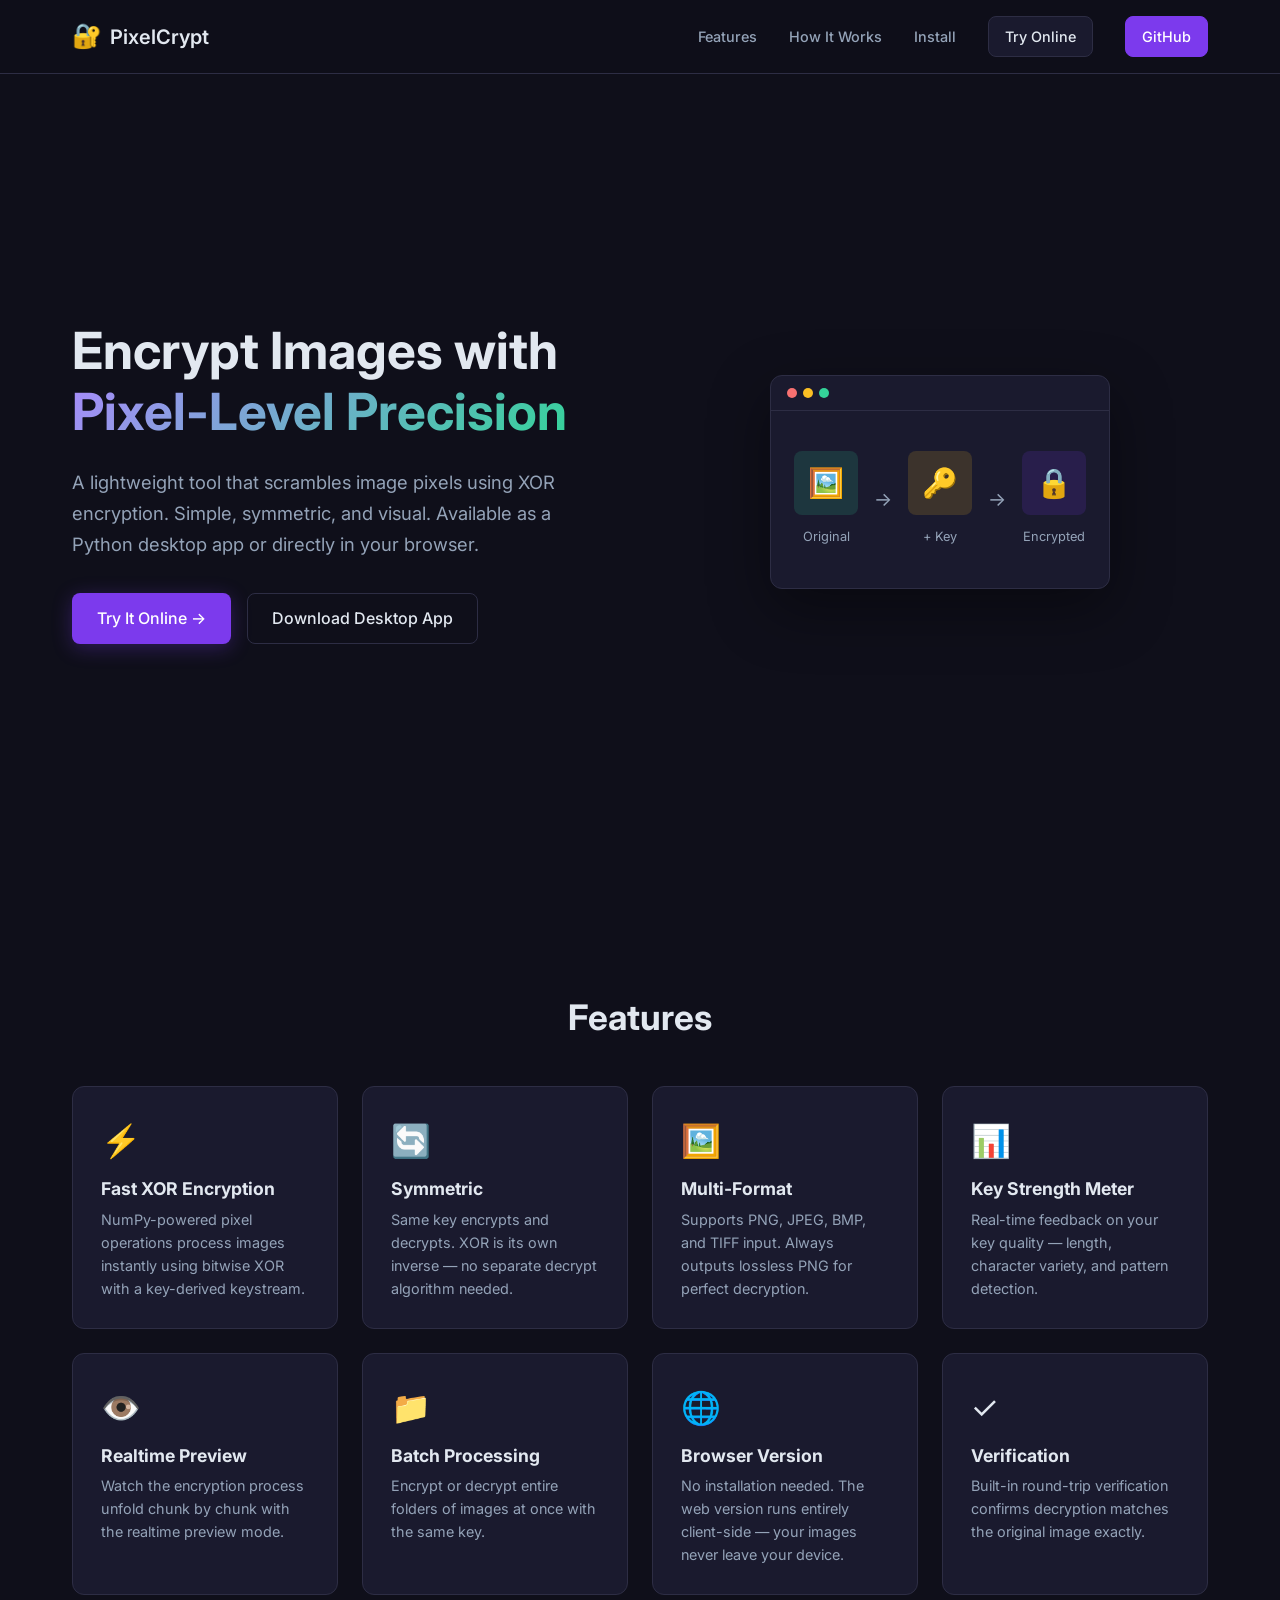
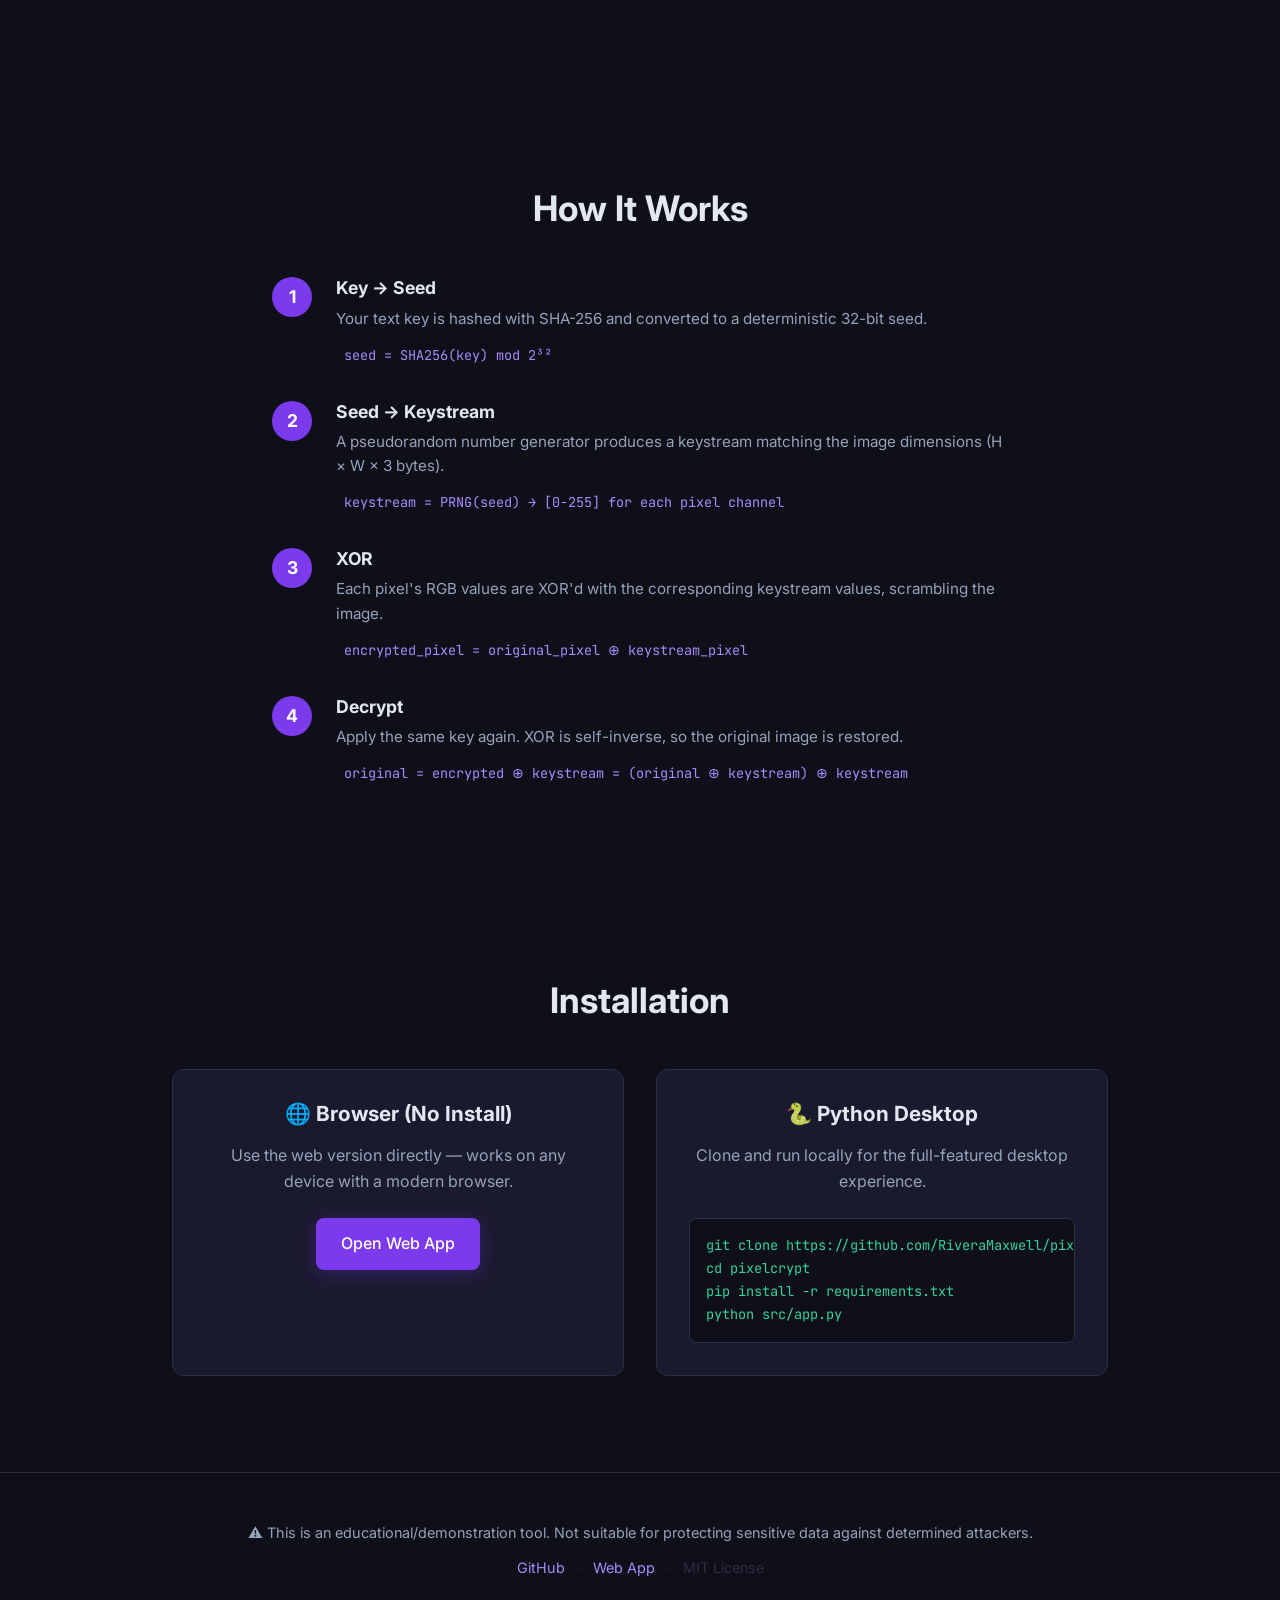
<file: docs/index.html>
<!DOCTYPE html>
<html lang="en">
<head>
    <meta charset="UTF-8">
    <meta name="viewport" content="width=device-width, initial-scale=1.0">
    <title>PixelCrypt - Image Pixel Encryption Tool</title>
    <link rel="stylesheet" href="style.css">
    <link rel="preconnect" href="https://fonts.googleapis.com">
    <link rel="preconnect" href="https://fonts.gstatic.com" crossorigin>
    <link href="https://fonts.googleapis.com/css2?family=Inter:wght@300;400;500;600;700&family=JetBrains+Mono:wght@400;500&display=swap" rel="stylesheet">
</head>
<body>
    
    <nav class="navbar">
        <div class="nav-container">
            <a href="#" class="nav-logo">
                <span class="logo-icon">🔐</span>
                <span>PixelCrypt</span>
            </a>
            <div class="nav-links">
                <a href="#features">Features</a>
                <a href="#how-it-works">How It Works</a>
                <a href="#installation">Install</a>
                <a href="app.html" class="btn-nav">Try Online</a>
                <a href="https://github.com/RiveraMaxwell/pixelcrypt" class="btn-nav btn-github" target="_blank" rel="noopener noreferrer">GitHub</a>
            </div>
            <button class="nav-toggle" aria-label="Toggle menu">☰</button>
        </div>
    </nav>

    
    <section class="hero">
        <div class="hero-content">
            <h1>Encrypt Images with<br><span class="gradient-text">Pixel-Level Precision</span></h1>
            <p class="hero-subtitle">
                A lightweight tool that scrambles image pixels using XOR encryption.
                Simple, symmetric, and visual. Available as a Python desktop app or directly in your browser.
            </p>
            <div class="hero-buttons">
                <a href="app.html" class="btn btn-primary">Try It Online →</a>
                <a href="#installation" class="btn btn-secondary">Download Desktop App</a>
            </div>
        </div>
        <div class="hero-visual">
            <div class="demo-card">
                <div class="demo-header">
                    <span class="dot red"></span>
                    <span class="dot yellow"></span>
                    <span class="dot green"></span>
                </div>
                <div class="demo-content">
                    <div class="demo-step">
                        <div class="demo-img original">🖼️</div>
                        <span>Original</span>
                    </div>
                    <div class="demo-arrow">→</div>
                    <div class="demo-step">
                        <div class="demo-img key">🔑</div>
                        <span>+ Key</span>
                    </div>
                    <div class="demo-arrow">→</div>
                    <div class="demo-step">
                        <div class="demo-img encrypted">🔒</div>
                        <span>Encrypted</span>
                    </div>
                </div>
            </div>
        </div>
    </section>

    
    <section id="features" class="features">
        <h2>Features</h2>
        <div class="features-grid">
            <div class="feature-card">
                <div class="feature-icon">⚡</div>
                <h3>Fast XOR Encryption</h3>
                <p>NumPy-powered pixel operations process images instantly using bitwise XOR with a key-derived keystream.</p>
            </div>
            <div class="feature-card">
                <div class="feature-icon">🔄</div>
                <h3>Symmetric</h3>
                <p>Same key encrypts and decrypts. XOR is its own inverse — no separate decrypt algorithm needed.</p>
            </div>
            <div class="feature-card">
                <div class="feature-icon">🖼️</div>
                <h3>Multi-Format</h3>
                <p>Supports PNG, JPEG, BMP, and TIFF input. Always outputs lossless PNG for perfect decryption.</p>
            </div>
            <div class="feature-card">
                <div class="feature-icon">📊</div>
                <h3>Key Strength Meter</h3>
                <p>Real-time feedback on your key quality — length, character variety, and pattern detection.</p>
            </div>
            <div class="feature-card">
                <div class="feature-icon">👁️</div>
                <h3>Realtime Preview</h3>
                <p>Watch the encryption process unfold chunk by chunk with the realtime preview mode.</p>
            </div>
            <div class="feature-card">
                <div class="feature-icon">📁</div>
                <h3>Batch Processing</h3>
                <p>Encrypt or decrypt entire folders of images at once with the same key.</p>
            </div>
            <div class="feature-card">
                <div class="feature-icon">🌐</div>
                <h3>Browser Version</h3>
                <p>No installation needed. The web version runs entirely client-side — your images never leave your device.</p>
            </div>
            <div class="feature-card">
                <div class="feature-icon">✓</div>
                <h3>Verification</h3>
                <p>Built-in round-trip verification confirms decryption matches the original image exactly.</p>
            </div>
        </div>
    </section>

    
    <section id="how-it-works" class="how-it-works">
        <h2>How It Works</h2>
        <div class="steps">
            <div class="step">
                <div class="step-number">1</div>
                <div class="step-content">
                    <h3>Key → Seed</h3>
                    <p>Your text key is hashed with SHA-256 and converted to a deterministic 32-bit seed.</p>
                    <code>seed = SHA256(key) mod 2³²</code>
                </div>
            </div>
            <div class="step">
                <div class="step-number">2</div>
                <div class="step-content">
                    <h3>Seed → Keystream</h3>
                    <p>A pseudorandom number generator produces a keystream matching the image dimensions (H × W × 3 bytes).</p>
                    <code>keystream = PRNG(seed) → [0-255] for each pixel channel</code>
                </div>
            </div>
            <div class="step">
                <div class="step-number">3</div>
                <div class="step-content">
                    <h3>XOR</h3>
                    <p>Each pixel's RGB values are XOR'd with the corresponding keystream values, scrambling the image.</p>
                    <code>encrypted_pixel = original_pixel ⊕ keystream_pixel</code>
                </div>
            </div>
            <div class="step">
                <div class="step-number">4</div>
                <div class="step-content">
                    <h3>Decrypt</h3>
                    <p>Apply the same key again. XOR is self-inverse, so the original image is restored.</p>
                    <code>original = encrypted ⊕ keystream = (original ⊕ keystream) ⊕ keystream</code>
                </div>
            </div>
        </div>
    </section>

    
    <section id="installation" class="installation">
        <h2>Installation</h2>
        <div class="install-options">
            <div class="install-card">
                <h3>🌐 Browser (No Install)</h3>
                <p>Use the web version directly — works on any device with a modern browser.</p>
                <a href="app.html" class="btn btn-primary">Open Web App</a>
            </div>
            <div class="install-card">
                <h3>🐍 Python Desktop</h3>
                <p>Clone and run locally for the full-featured desktop experience.</p>
                <div class="code-block">
                    <pre><code>git clone https://github.com/RiveraMaxwell/pixelcrypt.git
cd pixelcrypt
pip install -r requirements.txt
python src/app.py</code></pre>
                </div>
            </div>
        </div>
    </section>

    
    <footer class="footer">
        <div class="footer-content">
            <p>⚠️ This is an educational/demonstration tool. Not suitable for protecting sensitive data against determined attackers.</p>
            <p class="footer-links">
                <a href="https://github.com/RiveraMaxwell/pixelcrypt" target="_blank" rel="noopener noreferrer">GitHub</a>
                <span>·</span>
                <a href="app.html">Web App</a>
                <span>·</span>
                <span>MIT License</span>
            </p>
        </div>
    </footer>

    <script>
        document.querySelector('.nav-toggle').addEventListener('click', () => {
            document.querySelector('.nav-links').classList.toggle('active');
        });
    </script>
</body>
</html>
</file>
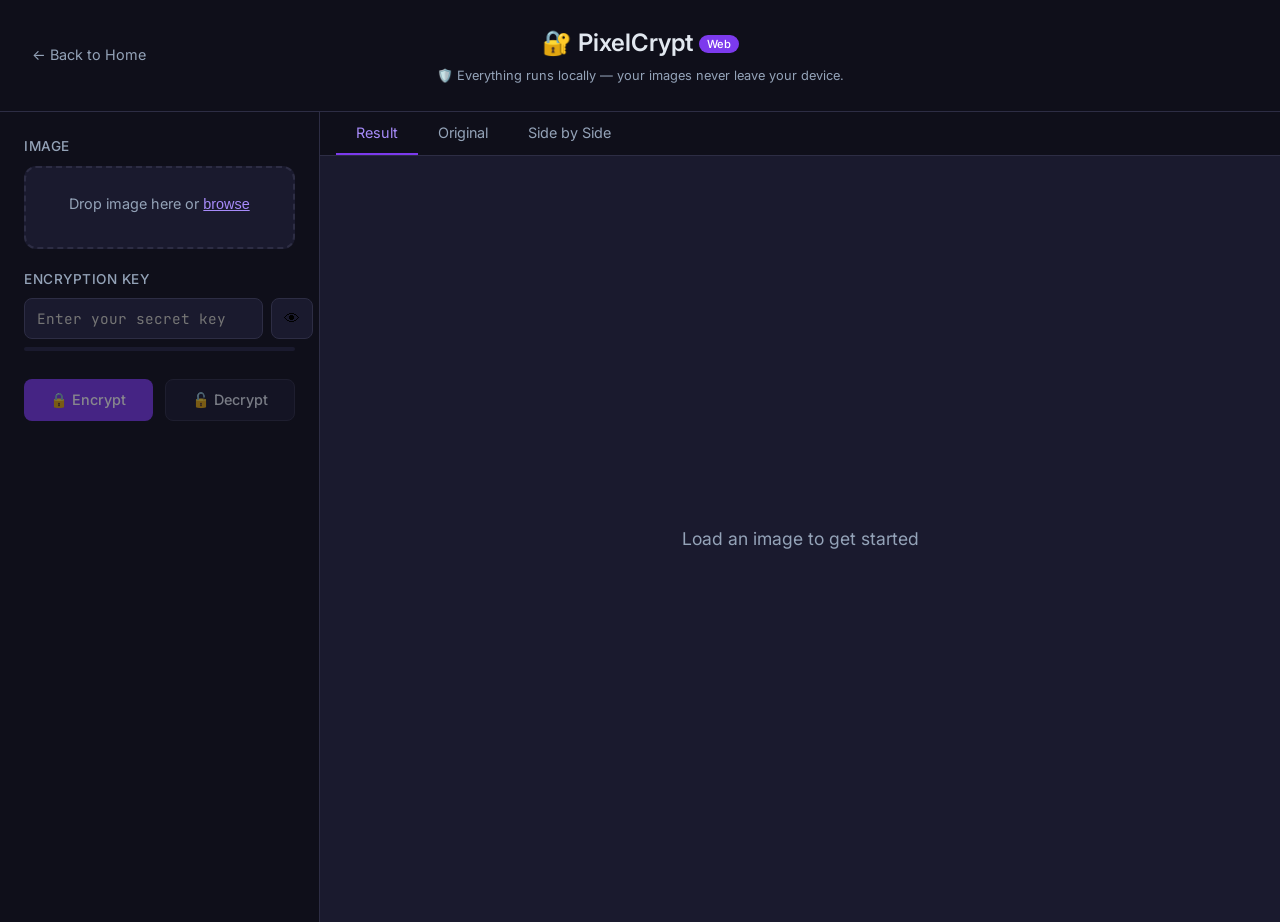
<file: docs/app.html>
<!DOCTYPE html>
<html lang="en">
<head>
    <meta charset="UTF-8">
    <meta name="viewport" content="width=device-width, initial-scale=1.0">
    <title>PixelCrypt - Online Image Encryption</title>
    <link rel="preconnect" href="https://fonts.googleapis.com">
    <link rel="preconnect" href="https://fonts.gstatic.com" crossorigin>
    <link href="https://fonts.googleapis.com/css2?family=Inter:wght@300;400;500;600;700&family=JetBrains+Mono:wght@400;500&display=swap" rel="stylesheet">
    <link rel="stylesheet" href="app.css">
</head>
<body>
    
    <header class="app-header">
        <a href="index.html" class="back-link">← Back to Home</a>
        <h1>🔐 PixelCrypt <span class="badge">Web</span></h1>
        <p class="privacy-note">🛡️ Everything runs locally — your images never leave your device.</p>
    </header>

    
    <main class="app-container">
        
        <div class="controls-panel">
            
            <div class="control-group">
                <label>Image</label>
                <div class="drop-zone" id="dropZone">
                    <input type="file" id="fileInput" accept="image/*" hidden>
                    <p>Drop image here or <button class="link-btn" id="browseBtn">browse</button></p>
                    <span class="file-info" id="fileInfo"></span>
                </div>
            </div>

            
            <div class="control-group">
                <label>Encryption Key</label>
                <div class="key-input-wrap">
                    <input type="password" id="keyInput" placeholder="Enter your secret key" autocomplete="off">
                    <button class="icon-btn" id="toggleKey" title="Show/hide key">👁</button>
                </div>
                <div class="strength-bar-wrap">
                    <div class="strength-bar" id="strengthBar"></div>
                </div>
                <span class="strength-label" id="strengthLabel"></span>
            </div>

            
            <div class="control-group actions">
                <button class="btn btn-encrypt" id="encryptBtn" disabled>🔒 Encrypt</button>
                <button class="btn btn-decrypt" id="decryptBtn" disabled>🔓 Decrypt</button>
            </div>

            
            <div class="control-group" id="downloadGroup" style="display:none;">
                <button class="btn btn-download" id="downloadBtn">💾 Download Result</button>
                <button class="btn btn-verify" id="verifyBtn">✓ Verify Round-Trip</button>
            </div>

            
            <div class="status" id="status"></div>
        </div>

        
        <div class="preview-panel">
            <div class="preview-tabs">
                <button class="tab active" data-view="result">Result</button>
                <button class="tab" data-view="original">Original</button>
                <button class="tab" data-view="side-by-side">Side by Side</button>
            </div>
            <div class="preview-area" id="previewArea">
                <p class="placeholder-text">Load an image to get started</p>
                <canvas id="canvasOriginal" hidden></canvas>
                <canvas id="canvasResult" hidden></canvas>
            </div>
        </div>
    </main>

    <script src="app.js"></script>
</body>
</html>
</file>
<file: docs/style.css>
*, *::before, *::after {
    margin: 0;
    padding: 0;
    box-sizing: border-box;
}

:root {
    --bg: #0f0f1a;
    --bg-surface: #1a1a2e;
    --bg-card: #16213e;
    --text: #e2e8f0;
    --text-muted: #94a3b8;
    --accent: #7c3aed;
    --accent-light: #a78bfa;
    --accent-glow: rgba(124, 58, 237, 0.3);
    --green: #34d399;
    --red: #f87171;
    --yellow: #fbbf24;
    --border: #2d2d44;
    --radius: 12px;
}

html {
    scroll-behavior: smooth;
}

body {
    font-family: 'Inter', sans-serif;
    background: var(--bg);
    color: var(--text);
    line-height: 1.6;
    overflow-x: hidden;
}

h1, h2, h3 {
    line-height: 1.2;
}

a {
    color: var(--accent-light);
    text-decoration: none;
    transition: color 0.2s;
}

a:hover {
    color: var(--accent);
}

code {
    font-family: 'JetBrains Mono', monospace;
    background: var(--bg);
    padding: 2px 8px;
    border-radius: 4px;
    font-size: 0.85em;
    color: var(--accent-light);
}


.navbar {
    position: fixed;
    top: 0;
    width: 100%;
    z-index: 1000;
    background: rgba(15, 15, 26, 0.9);
    backdrop-filter: blur(12px);
    border-bottom: 1px solid var(--border);
}

.nav-container {
    max-width: 1200px;
    margin: 0 auto;
    padding: 1rem 2rem;
    display: flex;
    align-items: center;
    justify-content: space-between;
}

.nav-logo {
    display: flex;
    align-items: center;
    gap: 0.5rem;
    font-size: 1.25rem;
    font-weight: 600;
    color: var(--text);
}

.logo-icon {
    font-size: 1.5rem;
}

.nav-links {
    display: flex;
    align-items: center;
    gap: 2rem;
}

.nav-links a {
    color: var(--text-muted);
    font-size: 0.9rem;
    font-weight: 500;
    transition: color 0.2s;
}

.nav-links a:hover {
    color: var(--text);
}

.btn-nav {
    padding: 0.5rem 1rem;
    border-radius: 8px;
    background: var(--bg-surface);
    border: 1px solid var(--border);
    color: var(--text) !important;
    font-weight: 500;
}

.btn-nav:hover {
    background: var(--bg-card);
    border-color: var(--accent);
}

.btn-github {
    background: var(--accent) !important;
    border-color: var(--accent) !important;
    color: white !important;
}

.nav-toggle {
    display: none;
    background: none;
    border: none;
    color: var(--text);
    font-size: 1.5rem;
    cursor: pointer;
}


.hero {
    min-height: 100vh;
    display: flex;
    align-items: center;
    justify-content: center;
    gap: 4rem;
    padding: 8rem 2rem 4rem;
    max-width: 1200px;
    margin: 0 auto;
}

.hero-content {
    flex: 1;
    max-width: 560px;
}

.hero h1 {
    font-size: 3.2rem;
    font-weight: 700;
    margin-bottom: 1.5rem;
}

.gradient-text {
    background: linear-gradient(135deg, var(--accent-light), var(--green));
    -webkit-background-clip: text;
    -webkit-text-fill-color: transparent;
    background-clip: text;
}

.hero-subtitle {
    font-size: 1.15rem;
    color: var(--text-muted);
    margin-bottom: 2rem;
    line-height: 1.7;
}

.hero-buttons {
    display: flex;
    gap: 1rem;
    flex-wrap: wrap;
}

.btn {
    display: inline-block;
    padding: 0.75rem 1.5rem;
    border-radius: 8px;
    font-weight: 500;
    font-size: 1rem;
    transition: all 0.2s;
    border: 1px solid transparent;
}

.btn-primary {
    background: var(--accent);
    color: white;
    box-shadow: 0 4px 20px var(--accent-glow);
}

.btn-primary:hover {
    background: var(--accent-light);
    color: white;
    transform: translateY(-1px);
}

.btn-secondary {
    background: transparent;
    color: var(--text);
    border: 1px solid var(--border);
}

.btn-secondary:hover {
    border-color: var(--accent);
    background: var(--bg-surface);
}


.hero-visual {
    flex: 1;
    display: flex;
    justify-content: center;
}

.demo-card {
    background: var(--bg-surface);
    border: 1px solid var(--border);
    border-radius: var(--radius);
    padding: 0;
    width: 340px;
    box-shadow: 0 20px 60px rgba(0,0,0,0.4);
}

.demo-header {
    display: flex;
    gap: 6px;
    padding: 12px 16px;
    border-bottom: 1px solid var(--border);
}

.dot {
    width: 10px;
    height: 10px;
    border-radius: 50%;
}

.dot.red { background: var(--red); }
.dot.yellow { background: var(--yellow); }
.dot.green { background: var(--green); }

.demo-content {
    display: flex;
    align-items: center;
    justify-content: center;
    gap: 1rem;
    padding: 2.5rem 1.5rem;
}

.demo-step {
    text-align: center;
}

.demo-img {
    width: 64px;
    height: 64px;
    border-radius: 8px;
    display: flex;
    align-items: center;
    justify-content: center;
    font-size: 1.8rem;
    margin-bottom: 0.5rem;
}

.demo-img.original { background: rgba(52, 211, 153, 0.15); }
.demo-img.key { background: rgba(251, 191, 36, 0.15); }
.demo-img.encrypted { background: rgba(124, 58, 237, 0.15); }

.demo-step span {
    font-size: 0.8rem;
    color: var(--text-muted);
}

.demo-arrow {
    color: var(--text-muted);
    font-size: 1.2rem;
}


.features {
    padding: 6rem 2rem;
    max-width: 1200px;
    margin: 0 auto;
}

.features h2 {
    text-align: center;
    font-size: 2.2rem;
    margin-bottom: 3rem;
}

.features-grid {
    display: grid;
    grid-template-columns: repeat(auto-fit, minmax(260px, 1fr));
    gap: 1.5rem;
}

.feature-card {
    background: var(--bg-surface);
    border: 1px solid var(--border);
    border-radius: var(--radius);
    padding: 1.75rem;
    transition: border-color 0.2s, transform 0.2s;
}

.feature-card:hover {
    border-color: var(--accent);
    transform: translateY(-2px);
}

.feature-icon {
    font-size: 2rem;
    margin-bottom: 0.75rem;
}

.feature-card h3 {
    font-size: 1.1rem;
    margin-bottom: 0.5rem;
}

.feature-card p {
    color: var(--text-muted);
    font-size: 0.9rem;
    line-height: 1.6;
}


.how-it-works {
    padding: 6rem 2rem;
    max-width: 800px;
    margin: 0 auto;
}

.how-it-works h2 {
    text-align: center;
    font-size: 2.2rem;
    margin-bottom: 3rem;
}

.steps {
    display: flex;
    flex-direction: column;
    gap: 2rem;
}

.step {
    display: flex;
    gap: 1.5rem;
    align-items: flex-start;
}

.step-number {
    width: 40px;
    height: 40px;
    min-width: 40px;
    border-radius: 50%;
    background: var(--accent);
    color: white;
    display: flex;
    align-items: center;
    justify-content: center;
    font-weight: 700;
    font-size: 1.1rem;
}

.step-content h3 {
    margin-bottom: 0.5rem;
    font-size: 1.1rem;
}

.step-content p {
    color: var(--text-muted);
    margin-bottom: 0.5rem;
    font-size: 0.95rem;
}

.step-content code {
    display: inline-block;
    margin-top: 0.25rem;
}


.installation {
    padding: 6rem 2rem;
    max-width: 1000px;
    margin: 0 auto;
}

.installation h2 {
    text-align: center;
    font-size: 2.2rem;
    margin-bottom: 3rem;
}

.install-options {
    display: grid;
    grid-template-columns: repeat(auto-fit, minmax(300px, 1fr));
    gap: 2rem;
}

.install-card {
    background: var(--bg-surface);
    border: 1px solid var(--border);
    border-radius: var(--radius);
    padding: 2rem;
    text-align: center;
}

.install-card h3 {
    font-size: 1.3rem;
    margin-bottom: 1rem;
}

.install-card p {
    color: var(--text-muted);
    margin-bottom: 1.5rem;
}

.code-block {
    background: var(--bg);
    border: 1px solid var(--border);
    border-radius: 8px;
    padding: 1rem;
    text-align: left;
    overflow-x: auto;
}

.code-block pre {
    margin: 0;
}

.code-block code {
    background: none;
    padding: 0;
    font-size: 0.85rem;
    color: var(--green);
    white-space: pre;
}


.footer {
    border-top: 1px solid var(--border);
    padding: 3rem 2rem;
    text-align: center;
}

.footer-content p {
    color: var(--text-muted);
    font-size: 0.9rem;
    margin-bottom: 0.75rem;
}

.footer-links {
    display: flex;
    justify-content: center;
    gap: 0.75rem;
    align-items: center;
}

.footer-links span {
    color: var(--border);
}


@media (max-width: 768px) {
    .nav-links {
        display: none;
        position: absolute;
        top: 100%;
        left: 0;
        right: 0;
        background: var(--bg-surface);
        flex-direction: column;
        padding: 1.5rem;
        border-bottom: 1px solid var(--border);
        gap: 1rem;
    }

    .nav-links.active {
        display: flex;
    }

    .nav-toggle {
        display: block;
    }

    .hero {
        flex-direction: column;
        text-align: center;
        padding-top: 6rem;
        gap: 2rem;
    }

    .hero h1 {
        font-size: 2.2rem;
    }

    .hero-buttons {
        justify-content: center;
    }

    .hero-visual {
        width: 100%;
    }

    .demo-card {
        width: 100%;
        max-width: 340px;
    }
}
</file>
<file: docs/app.css>
*, *::before, *::after {
    margin: 0;
    padding: 0;
    box-sizing: border-box;
}

:root {
    --bg: #0f0f1a;
    --bg-surface: #1a1a2e;
    --bg-card: #16213e;
    --text: #e2e8f0;
    --text-muted: #94a3b8;
    --accent: #7c3aed;
    --accent-light: #a78bfa;
    --accent-glow: rgba(124, 58, 237, 0.3);
    --green: #34d399;
    --red: #f87171;
    --yellow: #fbbf24;
    --border: #2d2d44;
    --radius: 12px;
}

body {
    font-family: 'Inter', sans-serif;
    background: var(--bg);
    color: var(--text);
    line-height: 1.6;
    min-height: 100vh;
}


.app-header {
    text-align: center;
    padding: 1.5rem 2rem;
    border-bottom: 1px solid var(--border);
    position: relative;
}

.back-link {
    position: absolute;
    left: 2rem;
    top: 50%;
    transform: translateY(-50%);
    color: var(--text-muted);
    text-decoration: none;
    font-size: 0.9rem;
}

.back-link:hover {
    color: var(--accent-light);
}

.app-header h1 {
    font-size: 1.5rem;
    font-weight: 600;
}

.badge {
    font-size: 0.7rem;
    background: var(--accent);
    color: white;
    padding: 2px 8px;
    border-radius: 20px;
    vertical-align: middle;
    font-weight: 500;
}

.privacy-note {
    font-size: 0.8rem;
    color: var(--text-muted);
    margin-top: 0.25rem;
}


.app-container {
    display: grid;
    grid-template-columns: 320px 1fr;
    gap: 0;
    height: calc(100vh - 90px);
}


.controls-panel {
    padding: 1.5rem;
    border-right: 1px solid var(--border);
    overflow-y: auto;
    display: flex;
    flex-direction: column;
    gap: 1.25rem;
}

.control-group {
    display: flex;
    flex-direction: column;
    gap: 0.5rem;
}

.control-group label {
    font-size: 0.85rem;
    font-weight: 500;
    color: var(--text-muted);
    text-transform: uppercase;
    letter-spacing: 0.5px;
}


.drop-zone {
    border: 2px dashed var(--border);
    border-radius: var(--radius);
    padding: 1.5rem;
    text-align: center;
    cursor: pointer;
    transition: all 0.2s;
    background: var(--bg-surface);
}

.drop-zone:hover,
.drop-zone.dragover {
    border-color: var(--accent);
    background: rgba(124, 58, 237, 0.05);
}

.drop-zone p {
    color: var(--text-muted);
    font-size: 0.9rem;
}

.link-btn {
    background: none;
    border: none;
    color: var(--accent-light);
    cursor: pointer;
    font-size: 0.9rem;
    text-decoration: underline;
}

.file-info {
    display: block;
    margin-top: 0.5rem;
    font-size: 0.8rem;
    color: var(--green);
    font-family: 'JetBrains Mono', monospace;
}


.key-input-wrap {
    display: flex;
    gap: 0.5rem;
}

.key-input-wrap input {
    flex: 1;
    background: var(--bg-surface);
    border: 1px solid var(--border);
    border-radius: 8px;
    padding: 0.6rem 0.75rem;
    color: var(--text);
    font-family: 'JetBrains Mono', monospace;
    font-size: 0.9rem;
    outline: none;
    transition: border-color 0.2s;
}

.key-input-wrap input:focus {
    border-color: var(--accent);
}

.icon-btn {
    background: var(--bg-surface);
    border: 1px solid var(--border);
    border-radius: 8px;
    padding: 0.5rem 0.75rem;
    cursor: pointer;
    font-size: 1rem;
    transition: border-color 0.2s;
}

.icon-btn:hover {
    border-color: var(--accent);
}


.strength-bar-wrap {
    height: 4px;
    background: var(--bg-surface);
    border-radius: 2px;
    overflow: hidden;
}

.strength-bar {
    height: 100%;
    width: 0%;
    border-radius: 2px;
    transition: width 0.3s, background 0.3s;
}

.strength-label {
    font-size: 0.75rem;
    color: var(--text-muted);
}


.actions {
    flex-direction: row;
    gap: 0.75rem;
}

.btn {
    padding: 0.7rem 1rem;
    border: none;
    border-radius: 8px;
    font-size: 0.9rem;
    font-weight: 500;
    cursor: pointer;
    transition: all 0.2s;
    font-family: 'Inter', sans-serif;
}

.btn:disabled {
    opacity: 0.5;
    cursor: not-allowed;
}

.btn-encrypt {
    flex: 1;
    background: var(--accent);
    color: white;
}

.btn-encrypt:hover:not(:disabled) {
    background: var(--accent-light);
}

.btn-decrypt {
    flex: 1;
    background: var(--bg-surface);
    color: var(--text);
    border: 1px solid var(--border);
}

.btn-decrypt:hover:not(:disabled) {
    border-color: var(--accent);
}

.btn-download {
    width: 100%;
    background: var(--green);
    color: #0f0f1a;
    font-weight: 600;
}

.btn-download:hover {
    opacity: 0.9;
}

.btn-verify {
    width: 100%;
    background: var(--bg-surface);
    color: var(--text);
    border: 1px solid var(--border);
    margin-top: 0.5rem;
}

.btn-verify:hover {
    border-color: var(--green);
}


.status {
    font-size: 0.85rem;
    padding: 0.5rem;
    border-radius: 8px;
    text-align: center;
    display: none;
}

.status.success {
    display: block;
    background: rgba(52, 211, 153, 0.1);
    color: var(--green);
    border: 1px solid rgba(52, 211, 153, 0.2);
}

.status.error {
    display: block;
    background: rgba(248, 113, 113, 0.1);
    color: var(--red);
    border: 1px solid rgba(248, 113, 113, 0.2);
}

.status.info {
    display: block;
    background: rgba(124, 58, 237, 0.1);
    color: var(--accent-light);
    border: 1px solid rgba(124, 58, 237, 0.2);
}


.preview-panel {
    display: flex;
    flex-direction: column;
    overflow: hidden;
}

.preview-tabs {
    display: flex;
    gap: 0;
    border-bottom: 1px solid var(--border);
    padding: 0 1rem;
}

.tab {
    background: none;
    border: none;
    padding: 0.75rem 1.25rem;
    color: var(--text-muted);
    font-size: 0.9rem;
    cursor: pointer;
    border-bottom: 2px solid transparent;
    transition: all 0.2s;
    font-family: 'Inter', sans-serif;
}

.tab:hover {
    color: var(--text);
}

.tab.active {
    color: var(--accent-light);
    border-bottom-color: var(--accent);
}

.preview-area {
    flex: 1;
    display: flex;
    align-items: center;
    justify-content: center;
    padding: 1.5rem;
    overflow: auto;
    position: relative;
    background: var(--bg-surface);
}

.placeholder-text {
    color: var(--text-muted);
    font-size: 1.1rem;
}

.preview-area canvas {
    max-width: 100%;
    max-height: 100%;
    object-fit: contain;
    border-radius: 8px;
    box-shadow: 0 4px 20px rgba(0,0,0,0.3);
}

.preview-area.side-by-side {
    gap: 1rem;
}

.preview-area.side-by-side canvas {
    max-width: 48%;
}


@media (max-width: 768px) {
    .app-container {
        grid-template-columns: 1fr;
        grid-template-rows: auto 1fr;
        height: auto;
        min-height: calc(100vh - 90px);
    }

    .controls-panel {
        border-right: none;
        border-bottom: 1px solid var(--border);
    }

    .preview-area {
        min-height: 300px;
    }

    .back-link {
        position: static;
        transform: none;
        display: block;
        margin-bottom: 0.5rem;
    }

    .app-header {
        text-align: left;
        padding: 1rem;
    }
}
</file>
